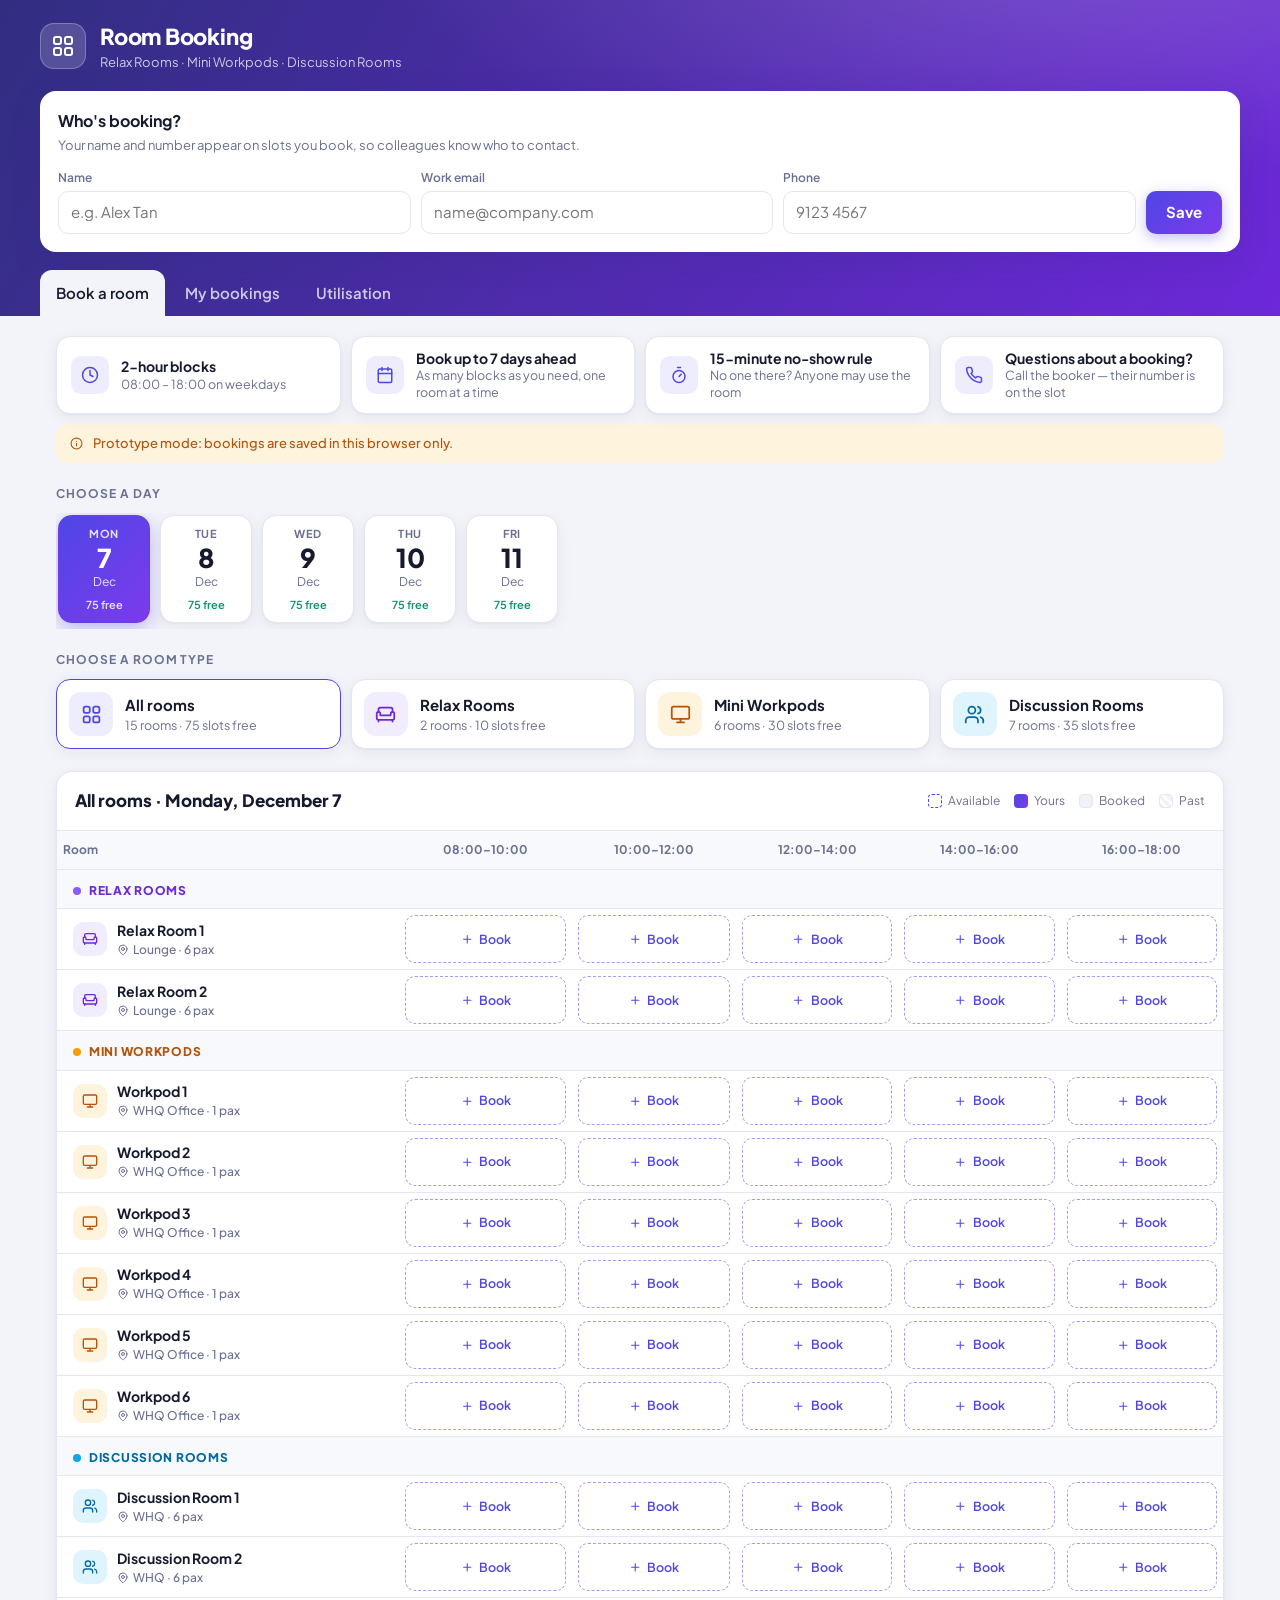
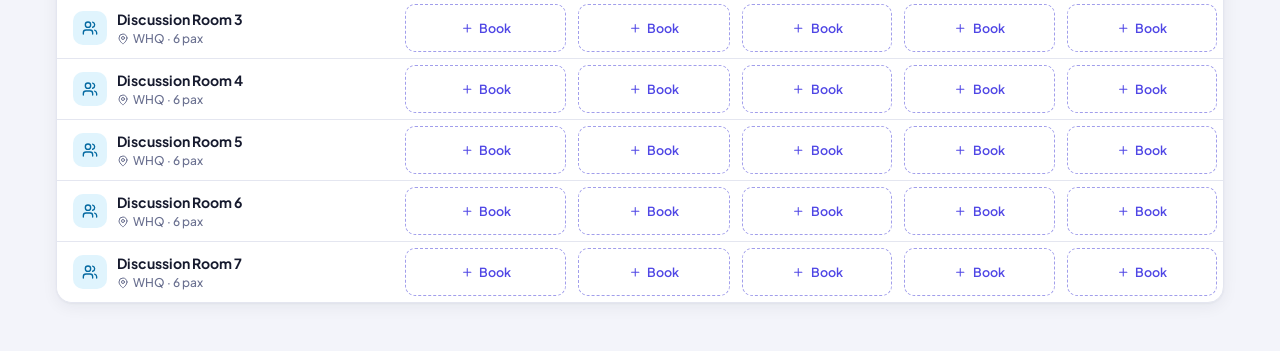
<file: index.html>
<!doctype html>
<html lang="en">
<head>
  <meta charset="utf-8">
  <meta name="viewport" content="width=device-width, initial-scale=1">
  <title>Room Booking</title>
  <link rel="preconnect" href="https://fonts.googleapis.com">
  <link rel="stylesheet" href="https://fonts.googleapis.com/css2?family=Plus+Jakarta+Sans:wght@400;500;600;700;800&display=swap">
  <link rel="stylesheet" href="styles.css">
</head>
<body>
  <header class="hero">
    <div class="hero-inner">
      <div class="brand">
        <div class="logo" id="logo"></div>
        <div>
          <h1>Room Booking</h1>
          <p>Relax Rooms · Mini Workpods · Discussion Rooms</p>
        </div>
      </div>
      <div id="profile" class="profile"></div>
    </div>

    <form id="who" class="who-card" autocomplete="on" hidden>
      <div class="who-intro">
        <strong>Who's booking?</strong>
        <span>Your name and number appear on slots you book, so colleagues know who to contact.</span>
      </div>
      <div class="who-fields">
        <label><span>Name</span><input id="who-name" name="name" placeholder="e.g. Alex Tan" required></label>
        <label><span>Work email</span><input id="who-email" name="email" type="email" placeholder="name@company.com" required></label>
        <label><span>Phone</span><input id="who-phone" name="tel" type="tel" placeholder="9123 4567" required></label>
        <button type="submit" class="btn-primary">Save</button>
      </div>
    </form>

    <nav class="tabs" role="tablist">
      <button class="tab active" data-view="book" role="tab">Book a room</button>
      <button class="tab" data-view="mine" role="tab">My bookings <span id="mine-count" class="count" hidden></span></button>
      <button class="tab" data-view="usage" role="tab">Utilisation</button>
    </nav>
  </header>

  <main>
    <section id="view-book" class="view">
      <div id="rules" class="rules"></div>
      <div id="banner"></div>

      <h2 class="section-label">Choose a day</h2>
      <div id="days" class="days"></div>

      <h2 class="section-label">Choose a room type</h2>
      <div id="types" class="type-cards"></div>

      <div class="card grid-card">
        <div class="grid-head">
          <h2 id="grid-title"></h2>
          <div class="legend">
            <span><i class="sw free"></i>Available</span>
            <span><i class="sw mine"></i>Yours</span>
            <span><i class="sw taken"></i>Booked</span>
            <span><i class="sw past"></i>Past</span>
          </div>
        </div>
        <div class="grid-wrap"><table id="grid" class="grid"></table></div>
      </div>
    </section>

    <section id="view-mine" class="view" hidden>
      <h2 class="view-title">My upcoming bookings</h2>
      <div id="mine-list" class="mine-list"></div>
    </section>

    <section id="view-usage" class="view" hidden>
      <div class="usage-head">
        <div>
          <h2 class="view-title">Utilisation</h2>
          <p class="muted">Share of available 2-hour blocks that were booked. Use it to decide when to adjust the rules.</p>
        </div>
        <div class="usage-controls">
          <select id="usage-range" aria-label="Period">
            <option value="7">Next 7 days</option>
            <option value="-7">Past 7 days</option>
            <option value="-30">Past 30 days</option>
          </select>
          <button id="export" class="btn-ghost"></button>
        </div>
      </div>
      <div id="usage"></div>
    </section>
  </main>

  <div id="toast" class="toast" role="status" aria-live="polite"></div>

  <script src="config.js"></script>
  <script src="app.js"></script>
</body>
</html>
</file>
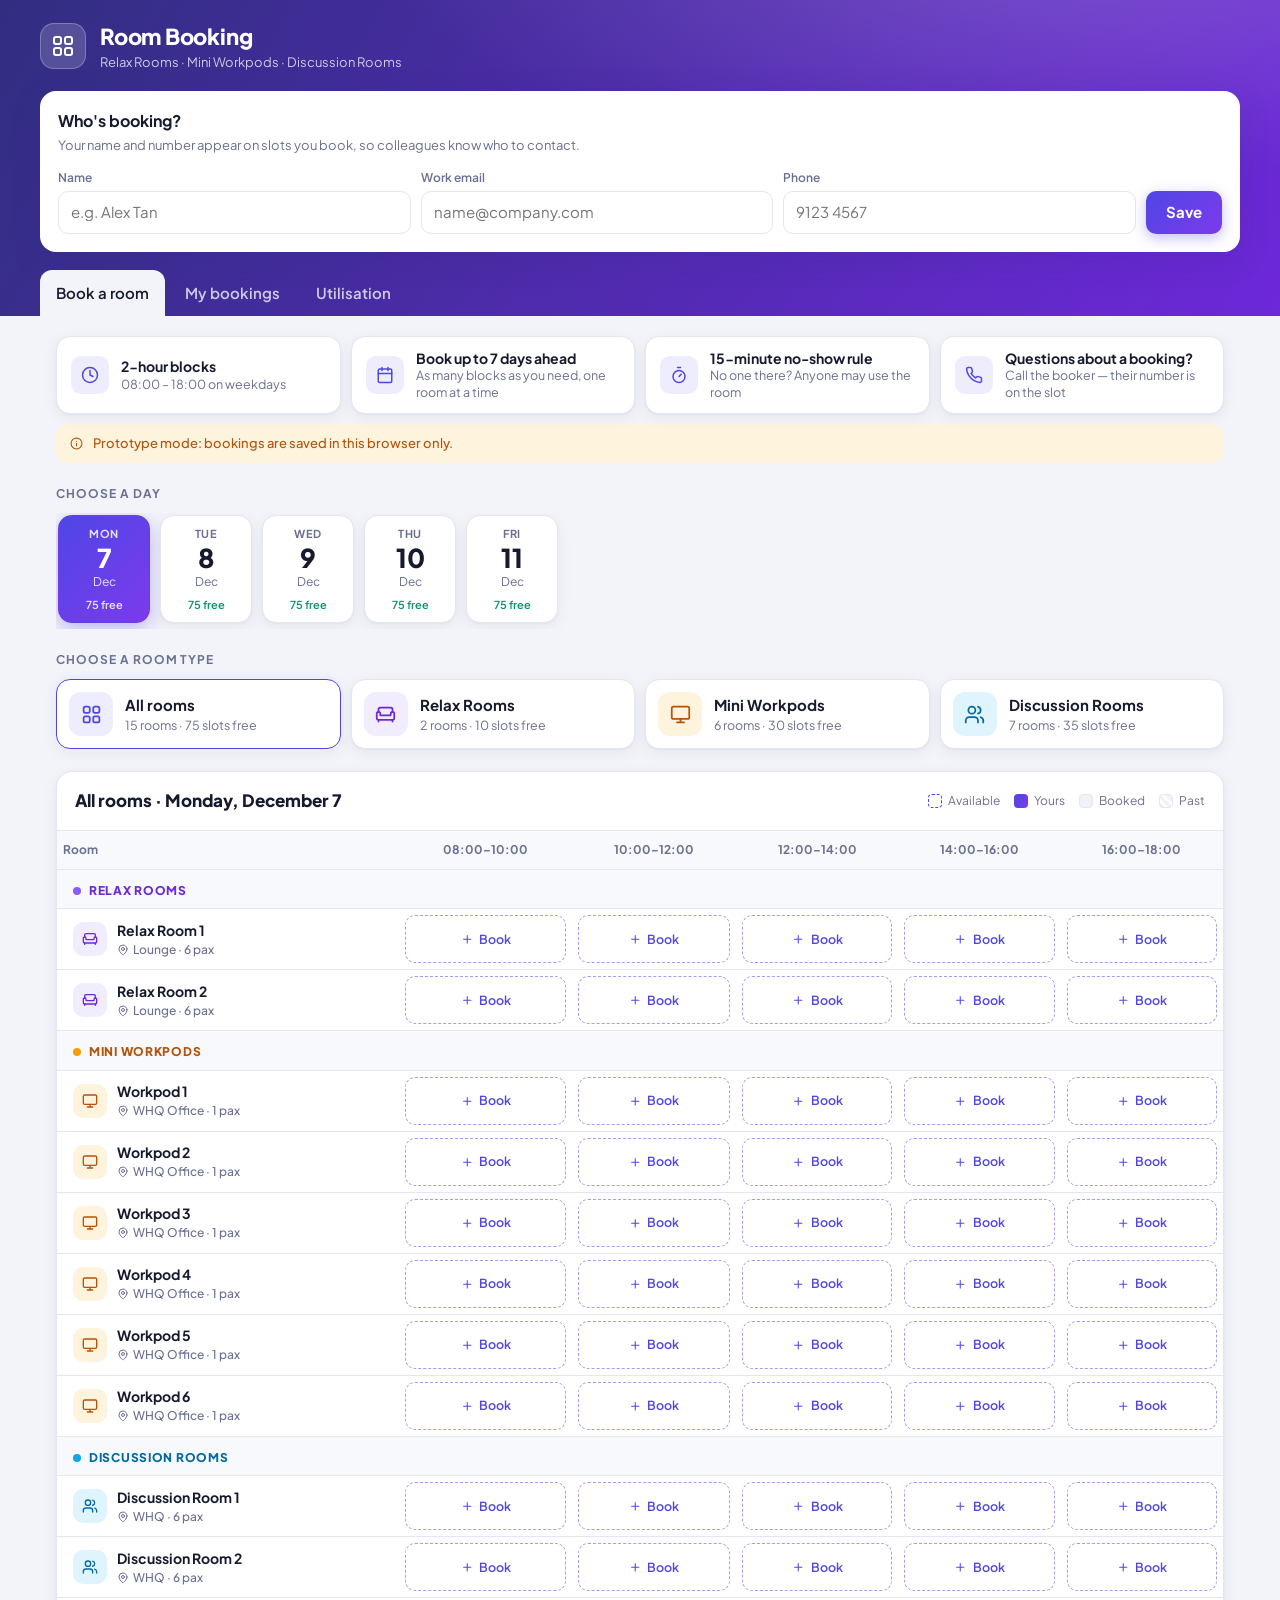
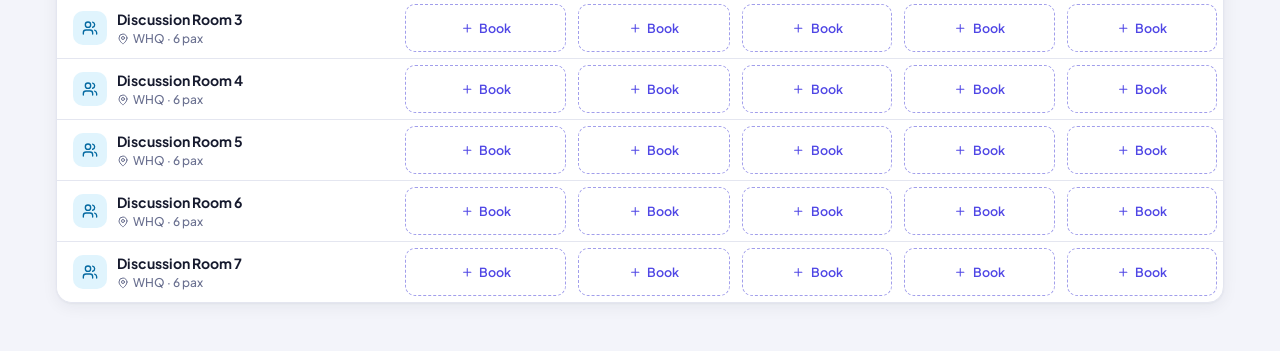
<file: apps-script/Index.html>
<!doctype html>
<html lang="en">
<head>
  <meta charset="utf-8">
  <meta name="viewport" content="width=device-width, initial-scale=1">
  <title>Room Booking</title>
  <link rel="preconnect" href="https://fonts.googleapis.com">
  <link rel="stylesheet" href="https://fonts.googleapis.com/css2?family=Plus+Jakarta+Sans:wght@400;500;600;700;800&display=swap">
  <style>
:root {
  --bg: #F3F4FA; --surface: #FFFFFF; --surface-2: #F8F9FD; --text: #161A2E; --muted: #6A7090; --line: #E4E6F0;
  --brand: #4F46E5; --brand-2: #7C3AED; --brand-soft: #EEEDFD; --brand-ink: #FFFFFF;
  --hero-from: #312E81; --hero-to: #6D28D9;
  --grad: linear-gradient(135deg, #4F46E5, #7C3AED); /* fills under white text, same in both themes */
  --relax: #8B5CF6; --relax-soft: #F1ECFE; --relax-ink: #6D28D9;
  --pod: #F59E0B; --pod-soft: #FEF3DC; --pod-ink: #B45309;
  --disc: #0EA5E9; --disc-soft: #E0F4FD; --disc-ink: #0369A1;
  --taken: #F1F2F8; --danger: #DC2626; --danger-soft: #FDECEC; --warn: #B45309; --ok: #059669;
  --shadow: 0 1px 2px rgba(22, 26, 46, .04), 0 4px 16px rgba(22, 26, 46, .06);
  --shadow-lg: 0 8px 30px rgba(49, 46, 129, .18);
  --radius: 16px;
}
@media (prefers-color-scheme: dark) {
  :root {
    --bg: #0E1020; --surface: #171A2E; --surface-2: #1D2138; --text: #ECEDF6; --muted: #9AA0BF; --line: #2A2F4A;
    --brand: #818CF8; --brand-2: #A78BFA; --brand-soft: #25264A; --brand-ink: #0E1020;
    --hero-from: #1E1B4B; --hero-to: #4C1D95;
    --relax-soft: #2A2145; --relax-ink: #C4B5FD;
    --pod-soft: #33270F; --pod-ink: #FCD34D;
    --disc-soft: #0F2A3A; --disc-ink: #7DD3FC;
    --taken: #22263F; --danger: #F87171; --danger-soft: #3A1D25; --warn: #FBBF24; --ok: #34D399;
    --shadow: 0 1px 2px rgba(0, 0, 0, .3), 0 4px 16px rgba(0, 0, 0, .25);
  }
}

* { box-sizing: border-box; }
[hidden] { display: none !important; }
body {
  margin: 0; background: var(--bg); color: var(--text);
  font: 15px/1.5 "Plus Jakarta Sans", system-ui, -apple-system, "Segoe UI", Roboto, sans-serif;
  -webkit-font-smoothing: antialiased;
}
button, input, select { font: inherit; color: inherit; }
button { cursor: pointer; }
svg.i { width: 1em; height: 1em; flex: none; stroke: currentColor; fill: none; stroke-width: 2; stroke-linecap: round; stroke-linejoin: round; vertical-align: -0.125em; }
.muted { color: var(--muted); }

/* ---- Hero ---------------------------------------------------------------- */
.hero {
  background: radial-gradient(1200px 400px at 85% -20%, rgba(255,255,255,.18), transparent 60%),
              linear-gradient(120deg, var(--hero-from), var(--hero-to));
  color: #fff; padding: 20px 16px 0;
}
.hero-inner, .who-card, .tabs, main { max-width: 1200px; margin-left: auto; margin-right: auto; }
.hero-inner { display: flex; flex-wrap: wrap; gap: 16px; justify-content: space-between; align-items: center; }
.brand { display: flex; gap: 14px; align-items: center; }
.logo { width: 46px; height: 46px; border-radius: 14px; background: rgba(255,255,255,.16); display: grid; place-items: center; font-size: 24px; box-shadow: inset 0 0 0 1px rgba(255,255,255,.25); }
.brand h1 { margin: 0; font-size: 22px; font-weight: 800; letter-spacing: -.01em; }
.brand p { margin: 0; font-size: 13px; color: rgba(255,255,255,.75); }

.profile { display: flex; align-items: center; gap: 10px; }
.profile .who-chip { display: flex; align-items: center; gap: 10px; background: rgba(255,255,255,.12); border: 1px solid rgba(255,255,255,.2); border-radius: 999px; padding: 5px 6px 5px 5px; }
.profile .who-chip strong { display: block; font-size: 14px; line-height: 1.2; }
.profile .who-chip small { display: block; font-size: 12px; color: rgba(255,255,255,.75); }
.profile .who-chip button { border: 0; background: rgba(255,255,255,.18); color: #fff; border-radius: 999px; padding: 6px 12px; font-size: 13px; font-weight: 600; }
.profile .who-chip button:hover { background: rgba(255,255,255,.3); }

.avatar { width: 34px; height: 34px; border-radius: 50%; display: grid; place-items: center; font-size: 13px; font-weight: 700; color: #fff; flex: none; }
.avatar.sm { width: 24px; height: 24px; font-size: 10px; }

.who-card { margin-top: 18px; background: var(--surface); color: var(--text); border-radius: var(--radius); padding: 18px; box-shadow: var(--shadow-lg); display: grid; gap: 14px; }
.who-intro strong { display: block; font-size: 16px; }
.who-intro span { color: var(--muted); font-size: 13px; }
.who-fields { display: grid; grid-template-columns: repeat(3, 1fr) auto; gap: 10px; align-items: end; }
.who-fields label span { display: block; font-size: 12px; font-weight: 600; color: var(--muted); margin-bottom: 4px; }
.who-fields input { width: 100%; }
@media (max-width: 720px) { .who-fields { grid-template-columns: 1fr; } }

input, select { border: 1.5px solid var(--line); background: var(--surface); border-radius: 10px; padding: 9px 12px; outline: none; transition: border-color .15s, box-shadow .15s; }
input:focus, select:focus { border-color: var(--brand); box-shadow: 0 0 0 3px var(--brand-soft); }
.btn-primary { border: 0; border-radius: 10px; padding: 10px 20px; font-weight: 700; color: #fff; background: var(--grad); box-shadow: 0 4px 14px rgba(79, 70, 229, .35); }
.btn-primary:hover { filter: brightness(1.06); }
.btn-ghost { display: inline-flex; gap: 8px; align-items: center; border: 1.5px solid var(--line); background: var(--surface); border-radius: 10px; padding: 8px 14px; font-weight: 600; }
.btn-ghost:hover { border-color: var(--brand); color: var(--brand); }

.tabs { display: flex; gap: 4px; margin-top: 18px; overflow-x: auto; }
.tab { border: 0; background: none; color: rgba(255,255,255,.75); padding: 12px 16px; font-weight: 600; border-radius: 12px 12px 0 0; display: inline-flex; gap: 8px; align-items: center; white-space: nowrap; }
.tab:hover { color: #fff; }
.tab.active { background: var(--bg); color: var(--text); }
.count { background: #4F46E5; color: #fff; border-radius: 999px; font-size: 11px; padding: 1px 8px; font-weight: 700; }

/* ---- Layout -------------------------------------------------------------- */
main { padding: 20px 16px 48px; }
.card { background: var(--surface); border: 1px solid var(--line); border-radius: var(--radius); box-shadow: var(--shadow); }
.section-label { font-size: 12px; font-weight: 700; letter-spacing: .08em; text-transform: uppercase; color: var(--muted); margin: 22px 0 10px; }
.view-title { font-size: 22px; font-weight: 800; margin: 4px 0 6px; letter-spacing: -.01em; }

/* ---- Rules strip --------------------------------------------------------- */
.rules { display: grid; grid-template-columns: repeat(auto-fit, minmax(230px, 1fr)); gap: 10px; }
.rule { display: flex; gap: 12px; align-items: center; background: var(--surface); border: 1px solid var(--line); border-radius: 14px; padding: 12px 14px; box-shadow: var(--shadow); }
.rule .ic { width: 38px; height: 38px; border-radius: 10px; display: grid; place-items: center; background: var(--brand-soft); color: var(--brand); font-size: 18px; flex: none; }
.rule strong { display: block; font-size: 14px; line-height: 1.3; }
.rule span { display: block; font-size: 12.5px; color: var(--muted); line-height: 1.35; }
.banner { margin-top: 10px; display: flex; gap: 10px; align-items: center; background: var(--pod-soft); color: var(--pod-ink); border-radius: 12px; padding: 10px 14px; font-size: 13px; font-weight: 500; }

/* ---- Day tiles ----------------------------------------------------------- */
.days { display: flex; gap: 10px; overflow-x: auto; padding: 2px 2px 6px; scrollbar-width: thin; }
.day { flex: none; width: 92px; border: 1.5px solid var(--line); background: var(--surface); border-radius: 14px; padding: 10px 6px 9px; text-align: center; box-shadow: var(--shadow); transition: transform .12s, border-color .12s; }
.day:hover { transform: translateY(-2px); border-color: var(--brand); }
.day .dow { font-size: 11px; font-weight: 700; text-transform: uppercase; letter-spacing: .06em; color: var(--muted); }
.day .num { font-size: 26px; font-weight: 800; line-height: 1.15; }
.day .mon { font-size: 12px; color: var(--muted); }
.day .free-n { margin-top: 6px; font-size: 11px; font-weight: 600; color: var(--ok); }
.day .free-n.none { color: var(--danger); }
.day.active { background: var(--grad); border-color: transparent; color: #fff; box-shadow: 0 6px 20px rgba(79, 70, 229, .35); }
.day.active .dow, .day.active .mon, .day.active .free-n { color: rgba(255,255,255,.85); }

/* ---- Room type cards ----------------------------------------------------- */
.type-cards { display: grid; grid-template-columns: repeat(auto-fit, minmax(200px, 1fr)); gap: 10px; }
.type-card { --tc: var(--brand); --tc-soft: var(--brand-soft); --tc-ink: var(--brand);
  display: flex; gap: 12px; align-items: center; text-align: left; border: 1.5px solid var(--line); background: var(--surface); border-radius: 14px; padding: 12px; box-shadow: var(--shadow); transition: border-color .12s, transform .12s; }
.type-card:hover { transform: translateY(-2px); border-color: var(--tc); }
.type-card .ic { width: 44px; height: 44px; border-radius: 12px; display: grid; place-items: center; font-size: 21px; background: var(--tc-soft); color: var(--tc-ink); flex: none; }
.type-card strong { display: block; font-size: 15px; }
.type-card span { display: block; font-size: 12.5px; color: var(--muted); }
.type-card.active { border-color: var(--tc); box-shadow: 0 0 0 3px var(--tc-soft), var(--shadow); }
.t-relax { --tc: var(--relax); --tc-soft: var(--relax-soft); --tc-ink: var(--relax-ink); }
.t-pod   { --tc: var(--pod);   --tc-soft: var(--pod-soft);   --tc-ink: var(--pod-ink); }
.t-disc  { --tc: var(--disc);  --tc-soft: var(--disc-soft);  --tc-ink: var(--disc-ink); }

/* ---- Grid ---------------------------------------------------------------- */
.grid-card { margin-top: 22px; overflow: hidden; }
.grid-head { display: flex; flex-wrap: wrap; gap: 10px; justify-content: space-between; align-items: center; padding: 16px 18px; border-bottom: 1px solid var(--line); }
.grid-head h2 { margin: 0; font-size: 17px; font-weight: 800; }
.legend { display: flex; gap: 14px; flex-wrap: wrap; font-size: 12px; color: var(--muted); }
.legend span { display: inline-flex; align-items: center; gap: 6px; }
.sw { display: inline-block; width: 14px; height: 14px; border-radius: 4px; }
.sw.free { background: var(--surface); border: 1.5px dashed var(--brand); }
.sw.mine { background: var(--grad); }
.sw.taken { background: var(--taken); border: 1px solid var(--line); }
.sw.past { background: repeating-linear-gradient(45deg, var(--taken), var(--taken) 3px, var(--surface) 3px, var(--surface) 6px); border: 1px solid var(--line); }

.grid-wrap { overflow-x: auto; }
.grid { border-collapse: separate; border-spacing: 0; width: 100%; min-width: 760px; }
.grid th, .grid td { padding: 6px; border-bottom: 1px solid var(--line); }
.grid tr:last-child td, .grid tr:last-child th { border-bottom: 0; }
.grid thead th, .grid tr.head th { font-size: 12px; font-weight: 700; color: var(--muted); text-align: center; white-space: nowrap; padding: 10px 6px; background: var(--surface-2); }
.grid tr.head th.room { text-align: left; }
.grid th.room { position: sticky; left: 0; z-index: 1; background: var(--surface); text-align: left; min-width: 190px; padding-left: 16px; }
.room-cell { display: flex; gap: 10px; align-items: center; }
.room-cell .ic { width: 34px; height: 34px; border-radius: 10px; display: grid; place-items: center; background: var(--tc-soft); color: var(--tc-ink); font-size: 16px; flex: none; }
.room-cell strong { display: block; font-size: 14px; }
.room-cell small { display: flex; gap: 4px; align-items: center; color: var(--muted); font-size: 12px; font-weight: 500; }
.grid tr.group th { text-align: left; background: var(--surface-2); padding: 8px 16px; }
.group-label { display: inline-flex; gap: 8px; align-items: center; font-size: 12px; font-weight: 800; letter-spacing: .06em; text-transform: uppercase; color: var(--tc-ink); }
.group-label .dot { width: 8px; height: 8px; border-radius: 50%; background: var(--tc); }

.slot { width: 100%; min-height: 48px; border-radius: 10px; border: 1.5px solid transparent; font-size: 12.5px; font-weight: 600; padding: 6px 8px; display: flex; align-items: center; justify-content: center; gap: 6px; transition: background .12s, border-color .12s, transform .12s; }
.slot.free { background: var(--surface); border: 1.5px dashed color-mix(in srgb, var(--brand) 45%, var(--line)); color: var(--brand); }
.slot.free:hover { background: var(--brand-soft); border-style: solid; border-color: var(--brand); transform: translateY(-1px); }
.slot.mine { background: var(--grad); color: #fff; box-shadow: 0 4px 12px rgba(79, 70, 229, .3); flex-direction: column; gap: 0; line-height: 1.2; }
.slot.mine small { font-size: 11px; font-weight: 500; opacity: .85; }
.slot.mine:hover { filter: brightness(1.08); }
.slot.taken { background: var(--taken); color: var(--text); cursor: default; justify-content: flex-start; text-align: left; }
.slot.taken .who { min-width: 0; line-height: 1.2; }
.slot.taken .who span { display: block; white-space: nowrap; overflow: hidden; text-overflow: ellipsis; }
.slot.taken .who small { display: flex; gap: 4px; align-items: center; color: var(--muted); font-size: 11px; font-weight: 500; }
.slot.past { background: repeating-linear-gradient(45deg, var(--taken), var(--taken) 4px, transparent 4px, transparent 9px); color: var(--muted); cursor: default; opacity: .7; }
.slot.blocked { background: var(--surface-2); color: var(--muted); border: 1.5px dashed var(--line); }

/* ---- My bookings --------------------------------------------------------- */
.mine-list { display: grid; gap: 10px; }
.booking { display: flex; gap: 16px; align-items: center; padding: 14px; flex-wrap: wrap; }
.date-tile { width: 64px; border-radius: 12px; background: var(--tc-soft); color: var(--tc-ink); text-align: center; padding: 8px 0; flex: none; }
.date-tile .dow { font-size: 11px; font-weight: 700; text-transform: uppercase; letter-spacing: .06em; }
.date-tile .num { font-size: 24px; font-weight: 800; line-height: 1.1; }
.booking .info { flex: 1; min-width: 180px; }
.booking .info strong { display: flex; gap: 8px; align-items: center; font-size: 16px; }
.booking .info span { display: flex; gap: 14px; flex-wrap: wrap; color: var(--muted); font-size: 13px; margin-top: 2px; }
.booking .info span em { font-style: normal; display: inline-flex; gap: 5px; align-items: center; }
.btn-cancel { border: 1.5px solid var(--line); background: var(--surface); color: var(--danger); border-radius: 10px; padding: 8px 14px; font-weight: 600; display: inline-flex; gap: 6px; align-items: center; }
.btn-cancel:hover { background: var(--danger-soft); border-color: var(--danger); }
.empty { text-align: center; padding: 40px 20px; color: var(--muted); }
.empty .ic { width: 56px; height: 56px; margin: 0 auto 10px; border-radius: 16px; display: grid; place-items: center; background: var(--brand-soft); color: var(--brand); font-size: 26px; }
.empty strong { display: block; color: var(--text); font-size: 16px; }

/* ---- Utilisation --------------------------------------------------------- */
.usage-head { display: flex; flex-wrap: wrap; gap: 12px; justify-content: space-between; align-items: flex-end; margin-bottom: 16px; }
.usage-head p { margin: 0; font-size: 14px; }
.usage-controls { display: flex; gap: 8px; }
.stats { display: grid; grid-template-columns: repeat(auto-fit, minmax(160px, 1fr)); gap: 10px; margin-bottom: 14px; }
.stat { padding: 16px; }
.stat .k { font-size: 12px; font-weight: 700; text-transform: uppercase; letter-spacing: .06em; color: var(--muted); }
.stat .v { font-size: 30px; font-weight: 800; letter-spacing: -.02em; line-height: 1.2; }
.stat.hero-stat { background: var(--grad); color: #fff; border: 0; }
.stat.hero-stat .k { color: rgba(255,255,255,.8); }
.usage-cols { display: grid; grid-template-columns: repeat(auto-fit, minmax(320px, 1fr)); gap: 14px; }
.usage-card { padding: 18px; }
.usage-card h3 { margin: 0 0 12px; font-size: 15px; font-weight: 800; }
.urow { display: grid; grid-template-columns: 150px 1fr 48px; gap: 12px; align-items: center; padding: 7px 0; font-size: 13.5px; }
.urow .lbl { display: flex; gap: 8px; align-items: center; font-weight: 600; }
.urow .lbl .ic { width: 26px; height: 26px; border-radius: 8px; display: grid; place-items: center; background: var(--tc-soft); color: var(--tc-ink); font-size: 13px; }
.urow .n { text-align: right; font-weight: 700; }
.urow .sub { grid-column: 2 / 4; font-size: 12px; color: var(--muted); margin-top: -6px; }
.bar { height: 10px; background: var(--taken); border-radius: 999px; overflow: hidden; }
.bar > i { display: block; height: 100%; border-radius: 999px; background: var(--tc, var(--brand)); transition: width .4s; }
.hint { margin-top: 14px; display: flex; gap: 10px; align-items: center; padding: 12px 14px; border-radius: 12px; background: var(--pod-soft); color: var(--pod-ink); font-size: 13.5px; }

/* ---- Toast --------------------------------------------------------------- */
.toast { position: fixed; left: 50%; bottom: 24px; transform: translate(-50%, 12px); background: #161A2E; color: #fff; padding: 12px 18px; border-radius: 12px; font-size: 14px; font-weight: 500; box-shadow: 0 10px 30px rgba(0,0,0,.25); opacity: 0; transition: opacity .2s, transform .2s; pointer-events: none; max-width: calc(100% - 32px); }
.toast.show { opacity: 1; transform: translate(-50%, 0); }

body.busy, body.busy .slot { cursor: progress; }
@media (max-width: 600px) {
  .brand h1 { font-size: 19px; }
  .rules { display: flex; overflow-x: auto; padding-bottom: 6px; scroll-snap-type: x mandatory; }
  .rule { flex: none; width: 250px; scroll-snap-align: start; }
  .type-cards { grid-template-columns: 1fr 1fr; }
  .type-card { padding: 10px; gap: 10px; }
  .type-card .ic { width: 36px; height: 36px; font-size: 17px; }
  .profile { width: 100%; }
  .day { width: 80px; }
}
</style>
</head>
<body>
  <header class="hero">
    <div class="hero-inner">
      <div class="brand">
        <div class="logo" id="logo"></div>
        <div>
          <h1>Room Booking</h1>
          <p>Relax Rooms · Mini Workpods · Discussion Rooms</p>
        </div>
      </div>
      <div id="profile" class="profile"></div>
    </div>

    <form id="who" class="who-card" autocomplete="on" hidden>
      <div class="who-intro">
        <strong>Who's booking?</strong>
        <span>Your name and number appear on slots you book, so colleagues know who to contact.</span>
      </div>
      <div class="who-fields">
        <label><span>Name</span><input id="who-name" name="name" placeholder="e.g. Alex Tan" required></label>
        <label><span>Work email</span><input id="who-email" name="email" type="email" placeholder="name@company.com" required></label>
        <label><span>Phone</span><input id="who-phone" name="tel" type="tel" placeholder="9123 4567" required></label>
        <button type="submit" class="btn-primary">Save</button>
      </div>
    </form>

    <nav class="tabs" role="tablist">
      <button class="tab active" data-view="book" role="tab">Book a room</button>
      <button class="tab" data-view="mine" role="tab">My bookings <span id="mine-count" class="count" hidden></span></button>
      <button class="tab" data-view="usage" role="tab">Utilisation</button>
    </nav>
  </header>

  <main>
    <section id="view-book" class="view">
      <div id="rules" class="rules"></div>
      <div id="banner"></div>

      <h2 class="section-label">Choose a day</h2>
      <div id="days" class="days"></div>

      <h2 class="section-label">Choose a room type</h2>
      <div id="types" class="type-cards"></div>

      <div class="card grid-card">
        <div class="grid-head">
          <h2 id="grid-title"></h2>
          <div class="legend">
            <span><i class="sw free"></i>Available</span>
            <span><i class="sw mine"></i>Yours</span>
            <span><i class="sw taken"></i>Booked</span>
            <span><i class="sw past"></i>Past</span>
          </div>
        </div>
        <div class="grid-wrap"><table id="grid" class="grid"></table></div>
      </div>
    </section>

    <section id="view-mine" class="view" hidden>
      <h2 class="view-title">My upcoming bookings</h2>
      <div id="mine-list" class="mine-list"></div>
    </section>

    <section id="view-usage" class="view" hidden>
      <div class="usage-head">
        <div>
          <h2 class="view-title">Utilisation</h2>
          <p class="muted">Share of available 2-hour blocks that were booked. Use it to decide when to adjust the rules.</p>
        </div>
        <div class="usage-controls">
          <select id="usage-range" aria-label="Period">
            <option value="7">Next 7 days</option>
            <option value="-7">Past 7 days</option>
            <option value="-30">Past 30 days</option>
          </select>
          <button id="export" class="btn-ghost"></button>
        </div>
      </div>
      <div id="usage"></div>
    </section>
  </main>

  <div id="toast" class="toast" role="status" aria-live="polite"></div>

  <script>
// Booking rules and room list. Edit this file to adjust the system —
// no other code changes are needed for the common tweaks.
window.BOOKING_CONFIG = {
  // Google Sheets backend: paste the Apps Script web app URL here (see
  // apps-script/SETUP.md). Leave empty to keep bookings in this browser only.
  sheetsApiUrl: "",

  // Operating hours (24h clock). Slots are generated from open to close.
  openHour: 8,
  closeHour: 18,

  // Length of one booking block, in hours.
  blockHours: 2,

  // Optional usage cap: maximum hours one person may hold per day, across all
  // rooms. null = no cap (people may book as many blocks as they like).
  // Set a number (e.g. 4) if utilisation data shows rooms are oversubscribed.
  maxHoursPerPersonPerDay: null,

  // If nobody has turned up this many minutes after the start, anyone may use
  // the room. Shown to users; not enforced by the system.
  noShowReleaseMinutes: 15,

  // How many days ahead people can book (0 = today only).
  bookingWindowDays: 7,

  // Allow weekend bookings?
  allowWeekends: false,

  // Rooms. `type` drives the filter chips; `capacity` is informational.
  rooms: [
    { id: "relax-1", name: "Relax Room 1", type: "Relax Room", location: "Lounge", capacity: 6 },
    { id: "relax-2", name: "Relax Room 2", type: "Relax Room", location: "Lounge", capacity: 6 },

    { id: "pod-1", name: "Workpod 1", type: "Mini Workpod", location: "WHQ Office", capacity: 1 },
    { id: "pod-2", name: "Workpod 2", type: "Mini Workpod", location: "WHQ Office", capacity: 1 },
    { id: "pod-3", name: "Workpod 3", type: "Mini Workpod", location: "WHQ Office", capacity: 1 },
    { id: "pod-4", name: "Workpod 4", type: "Mini Workpod", location: "WHQ Office", capacity: 1 },
    { id: "pod-5", name: "Workpod 5", type: "Mini Workpod", location: "WHQ Office", capacity: 1 },
    { id: "pod-6", name: "Workpod 6", type: "Mini Workpod", location: "WHQ Office", capacity: 1 },

    { id: "disc-1", name: "Discussion Room 1", type: "Discussion Room", location: "WHQ", capacity: 6 },
    { id: "disc-2", name: "Discussion Room 2", type: "Discussion Room", location: "WHQ", capacity: 6 },
    { id: "disc-3", name: "Discussion Room 3", type: "Discussion Room", location: "WHQ", capacity: 6 },
    { id: "disc-4", name: "Discussion Room 4", type: "Discussion Room", location: "WHQ", capacity: 6 },
    { id: "disc-5", name: "Discussion Room 5", type: "Discussion Room", location: "WHQ", capacity: 6 },
    { id: "disc-6", name: "Discussion Room 6", type: "Discussion Room", location: "WHQ", capacity: 6 },
    { id: "disc-7", name: "Discussion Room 7", type: "Discussion Room", location: "WHQ", capacity: 6 },
  ],
};
</script>
  <script>
(function () {
  "use strict";

  const C = window.BOOKING_CONFIG;
  const STORE_KEY = "roombooking.bookings.v1";
  const USER_KEY = "roombooking.user.v1";

  // ---- Storage --------------------------------------------------------------
  // Three backends with the same async interface:
  //  - served by the Apps Script web app (apps-script/): google.script.run
  //  - hosted elsewhere with sheetsApiUrl set: the web app's JSON API
  //  - otherwise: this browser's localStorage, for trying it on one machine.
  const localStore = {
    async list() {
      try { return JSON.parse(localStorage.getItem(STORE_KEY)) || []; } catch { return []; }
    },
    async add(b) {
      const list = await this.list();
      if (list.some((x) => x.roomId === b.roomId && x.date === b.date && x.start === b.start))
        throw new Error("Sorry, that slot was just taken. Please pick another.");
      const booking = { ...b, id: Date.now().toString(36) + Math.random().toString(36).slice(2, 7), createdAt: new Date().toISOString() };
      this._save(list.concat(booking));
      return booking;
    },
    async cancel(id) {
      this._save((await this.list()).filter((x) => x.id !== id));
    },
    _save(list) {
      try { localStorage.setItem(STORE_KEY, JSON.stringify(list)); } catch {}
    },
  };

  const sheetsStore = {
    async list() {
      const from = ymd(addDays(new Date(), -31));
      const res = await fetch(`${C.sheetsApiUrl}?action=list&from=${from}`);
      return (await this._json(res)).bookings;
    },
    async add(b) {
      return (await this._post({ action: "book", booking: b })).booking;
    },
    async cancel(id, email) {
      await this._post({ action: "cancel", id, email });
    },
    async _post(body) {
      // text/plain keeps this a "simple" request, which Apps Script accepts cross-origin.
      const res = await fetch(C.sheetsApiUrl, { method: "POST", headers: { "Content-Type": "text/plain;charset=utf-8" }, body: JSON.stringify(body) });
      return this._json(res);
    },
    async _json(res) {
      const data = await res.json();
      if (!data.ok) throw new Error(data.error || "Something went wrong.");
      return data;
    },
  };

  const gasRun = (fn, ...args) =>
    new Promise((resolve, reject) =>
      google.script.run
        .withSuccessHandler(resolve)
        .withFailureHandler((e) => reject(new Error(String(e && e.message || e).replace(/^Error:\s*/, ""))))
        [fn](...args));
  const appsScriptStore = {
    list: () => gasRun("apiList", ymd(addDays(new Date(), -31))),
    add: (b) => gasRun("apiBook", b),
    cancel: (id, email) => gasRun("apiCancel", id, email),
  };

  const store = window.google?.script?.run ? appsScriptStore : C.sheetsApiUrl ? sheetsStore : localStore;

  function loadUser() {
    try { return JSON.parse(localStorage.getItem(USER_KEY)); } catch { return null; }
  }
  function saveUser(u) {
    try { localStorage.setItem(USER_KEY, JSON.stringify(u)); } catch {}
  }

  // ---- Time helpers ---------------------------------------------------------
  const pad = (n) => String(n).padStart(2, "0");
  const ymd = (d) => `${d.getFullYear()}-${pad(d.getMonth() + 1)}-${pad(d.getDate())}`;
  const parseYmd = (s) => { const [y, m, d] = s.split("-").map(Number); return new Date(y, m - 1, d); };
  const addDays = (d, n) => { const x = new Date(d); x.setDate(x.getDate() + n); return x; };
  const isWeekend = (d) => d.getDay() === 0 || d.getDay() === 6;
  const fmtDay = (d) => d.toLocaleDateString(undefined, { weekday: "short", day: "numeric", month: "short" });

  // Slots: [{start: 8, end: 10, label: "08:00–10:00"}, ...]
  const SLOTS = [];
  for (let h = C.openHour; h + C.blockHours <= C.closeHour; h += C.blockHours) {
    SLOTS.push({ start: h, end: h + C.blockHours, label: `${pad(h)}:00–${pad(h + C.blockHours)}:00` });
  }

  function bookableDays() {
    const out = [];
    const today = new Date(); today.setHours(0, 0, 0, 0);
    for (let i = 0; i <= C.bookingWindowDays; i++) {
      const d = addDays(today, i);
      if (C.allowWeekends || !isWeekend(d)) out.push(d);
    }
    return out;
  }

  function slotIsPast(dateStr, slot) {
    const end = parseYmd(dateStr); end.setHours(slot.end, 0, 0, 0);
    return end <= new Date();
  }

  // ---- State ---------------------------------------------------------------
  let bookings = [];
  let user = loadUser();
  if (user && !user.phone) user = null; // saved before phone numbers were required
  let busy = false;
  const days = bookableDays();
  let selectedDay = days.length ? ymd(days[0]) : ymd(new Date());
  let selectedType = "All";
  const types = ["All", ...new Set(C.rooms.map((r) => r.type))];

  const el = (id) => document.getElementById(id);
  const roomById = (id) => C.rooms.find((r) => r.id === id);
  const sameUser = (b) => user && b.email.toLowerCase() === user.email.toLowerCase();

  const esc = (v) => String(v).replace(/[&<>"']/g, (c) => ({ "&": "&amp;", "<": "&lt;", ">": "&gt;", '"': "&quot;", "'": "&#39;" }[c]));

  function toast(msg) {
    const t = el("toast");
    t.textContent = msg;
    t.classList.add("show");
    clearTimeout(toast._t);
    toast._t = setTimeout(() => t.classList.remove("show"), 2800);
  }

  // ---- Rules ---------------------------------------------------------------
  // Checked here for instant feedback; the Sheets backend re-checks under a lock.
  function hoursUsed(email, dateStr) {
    return bookings
      .filter((b) => b.date === dateStr && b.email.toLowerCase() === email.toLowerCase())
      .reduce((sum, b) => sum + (b.end - b.start), 0);
  }

  function capReached(dateStr) {
    return !!(user && C.maxHoursPerPersonPerDay &&
      hoursUsed(user.email, dateStr) + C.blockHours > C.maxHoursPerPersonPerDay);
  }

  function canBook(roomId, dateStr, slot) {
    if (!user) return "Enter your name, work email and phone number first.";
    if (slotIsPast(dateStr, slot)) return "That slot has already passed.";
    if (bookings.some((b) => b.roomId === roomId && b.date === dateStr && b.start === slot.start))
      return "That slot was just taken.";
    if (bookings.some((b) => sameUser(b) && b.date === dateStr && b.start === slot.start))
      return "You already have a booking at that time.";
    if (capReached(dateStr))
      return `Daily limit reached: ${C.maxHoursPerPersonPerDay}h per person per day.`;
    return null;
  }

  async function refresh() {
    try {
      bookings = await store.list();
    } catch (e) {
      toast("Couldn't load bookings: " + e.message);
    }
    render();
  }

  async function run(work, done) {
    if (busy) return;
    busy = true;
    document.body.classList.add("busy");
    try {
      await work();
      toast(done);
    } catch (e) {
      toast(e.message);
    } finally {
      busy = false;
      document.body.classList.remove("busy");
      await refresh();
    }
  }

  function book(roomId, dateStr, slot) {
    const err = canBook(roomId, dateStr, slot);
    if (err) { toast(err); return; }
    const room = roomById(roomId);
    run(
      () => store.add({ roomId, roomName: room.name, date: dateStr, start: slot.start, end: slot.end,
                        name: user.name, email: user.email, phone: user.phone }),
      `Booked ${room.name}, ${fmtDay(parseYmd(dateStr))} ${slot.label}`
    );
  }

  function cancel(id) {
    const b = bookings.find((x) => x.id === id);
    if (!b || !sameUser(b)) return;
    if (!confirm(`Cancel ${roomById(b.roomId)?.name || b.roomId} on ${fmtDay(parseYmd(b.date))}?`)) return;
    run(() => store.cancel(id, user.email), "Booking cancelled — the slot is free for others.");
  }

  // ---- Look & feel ---------------------------------------------------------
  const ICON_PATHS = {
    logo: '<rect x="3" y="3" width="7" height="7" rx="2"/><rect x="14" y="3" width="7" height="7" rx="2"/><rect x="3" y="14" width="7" height="7" rx="2"/><rect x="14" y="14" width="7" height="7" rx="2"/>',
    sofa: '<path d="M20 9V6a2 2 0 0 0-2-2H6a2 2 0 0 0-2 2v3"/><path d="M2 16a2 2 0 0 0 2 2h16a2 2 0 0 0 2-2v-5a2 2 0 0 0-4 0v1.5a.5.5 0 0 1-.5.5h-11a.5.5 0 0 1-.5-.5V11a2 2 0 0 0-4 0z"/><path d="M4 18v2M20 18v2"/>',
    monitor: '<rect x="2" y="3" width="20" height="14" rx="2"/><path d="M8 21h8M12 17v4"/>',
    users: '<path d="M16 21v-2a4 4 0 0 0-4-4H6a4 4 0 0 0-4 4v2"/><circle cx="9" cy="7" r="4"/><path d="M22 21v-2a4 4 0 0 0-3-3.87M16 3.13a4 4 0 0 1 0 7.75"/>',
    clock: '<circle cx="12" cy="12" r="10"/><path d="M12 6v6l4 2"/>',
    calendar: '<rect x="3" y="4" width="18" height="18" rx="2"/><path d="M16 2v4M8 2v4M3 10h18"/>',
    timer: '<path d="M10 2h4M12 14l3-3"/><circle cx="12" cy="14" r="8"/>',
    phone: '<path d="M22 16.92v3a2 2 0 0 1-2.18 2 19.79 19.79 0 0 1-8.63-3.07 19.5 19.5 0 0 1-6-6 19.79 19.79 0 0 1-3.07-8.67A2 2 0 0 1 4.11 2h3a2 2 0 0 1 2 1.72c.13.96.36 1.9.7 2.81a2 2 0 0 1-.45 2.11L8.09 9.91a16 16 0 0 0 6 6l1.27-1.27a2 2 0 0 1 2.11-.45c.91.34 1.85.57 2.81.7A2 2 0 0 1 22 16.92z"/>',
    pin: '<path d="M20 10c0 6-8 12-8 12s-8-6-8-12a8 8 0 0 1 16 0Z"/><circle cx="12" cy="10" r="3"/>',
    plus: '<path d="M12 5v14M5 12h14"/>',
    check: '<path d="M20 6 9 17l-5-5"/>',
    x: '<path d="M18 6 6 18M6 6l12 12"/>',
    info: '<circle cx="12" cy="12" r="10"/><path d="M12 16v-4M12 8h.01"/>',
    download: '<path d="M21 15v4a2 2 0 0 1-2 2H5a2 2 0 0 1-2-2v-4M7 10l5 5 5-5M12 15V3"/>',
    chart: '<path d="M3 3v18h18M18 17V9M13 17V5M8 17v-3"/>',
  };
  const icon = (name) => `<svg class="i" viewBox="0 0 24 24" aria-hidden="true">${ICON_PATHS[name] || ""}</svg>`;

  // Colour and icon per room type; unknown types fall back to the brand style.
  const TYPE_STYLE = {
    "Relax Room": { cls: "t-relax", icon: "sofa" },
    "Mini Workpod": { cls: "t-pod", icon: "monitor" },
    "Discussion Room": { cls: "t-disc", icon: "users" },
  };
  const typeStyle = (t) => TYPE_STYLE[t] || { cls: "", icon: "logo" };

  const AVATAR_COLOURS = ["#6366F1", "#8B5CF6", "#EC4899", "#F97316", "#10B981", "#0EA5E9", "#14B8A6", "#EF4444"];
  function avatar(name, small) {
    const s = String(name || "?");
    let h = 0;
    for (const ch of s) h = (h * 31 + ch.charCodeAt(0)) >>> 0;
    const initials = s.trim().split(/\s+/).slice(0, 2).map((w) => w[0]).join("").toUpperCase() || "?";
    return `<span class="avatar${small ? " sm" : ""}" style="background:${AVATAR_COLOURS[h % AVATAR_COLOURS.length]}">${esc(initials)}</span>`;
  }

  const dow = (d) => d.toLocaleDateString(undefined, { weekday: "short" });
  const mon = (d) => d.toLocaleDateString(undefined, { month: "short" });
  const isToday = (d) => ymd(d) === ymd(new Date());
  const slotFor = (b) => SLOTS.find((s) => s.start === b.start) || { start: b.start, end: b.end, label: `${pad(b.start)}:00–${pad(b.end)}:00` };

  function freeCount(dateStr, type) {
    let n = 0;
    for (const room of C.rooms) {
      if (type && type !== "All" && room.type !== type) continue;
      for (const slot of SLOTS) {
        if (slotIsPast(dateStr, slot)) continue;
        if (!bookings.some((b) => b.roomId === room.id && b.date === dateStr && b.start === slot.start)) n++;
      }
    }
    return n;
  }

  // ---- Rendering -----------------------------------------------------------
  let editingWho = false;

  function renderWho() {
    const showForm = !user || editingWho;
    el("who").hidden = !showForm;
    el("who-name").value = user?.name || "";
    el("who-email").value = user?.email || "";
    el("who-phone").value = user?.phone || "";
    el("profile").innerHTML = user
      ? `<div class="who-chip">${avatar(user.name)}<div><strong>${esc(user.name)}</strong><small>${esc(user.phone)}</small></div>
           <button type="button" id="who-edit">${editingWho ? "Close" : "Edit"}</button></div>`
      : "";
    const edit = document.getElementById("who-edit");
    if (edit) edit.onclick = () => { editingWho = !editingWho; renderWho(); };
  }

  function renderRules() {
    const rule = (ic, title, text) =>
      `<div class="rule"><div class="ic">${icon(ic)}</div><div><strong>${title}</strong><span>${text}</span></div></div>`;
    let limit = C.maxHoursPerPersonPerDay
      ? rule("calendar", `Up to ${C.maxHoursPerPersonPerDay}h per person a day`,
          user ? `You've used ${hoursUsed(user.email, selectedDay)}h on this day` : `Book up to ${C.bookingWindowDays} days ahead`)
      : rule("calendar", `Book up to ${C.bookingWindowDays} days ahead`, "As many blocks as you need, one room at a time");
    el("rules").innerHTML =
      rule("clock", `${C.blockHours}-hour blocks`, `${pad(C.openHour)}:00 – ${pad(C.closeHour)}:00 on ${C.allowWeekends ? "all days" : "weekdays"}`) +
      limit +
      rule("timer", `${C.noShowReleaseMinutes}-minute no-show rule`, "No one there? Anyone may use the room") +
      rule("phone", "Questions about a booking?", "Call the booker — their number is on the slot");
    el("banner").innerHTML = store !== localStore ? "" :
      `<div class="banner">${icon("info")} Prototype mode: bookings are saved in this browser only.</div>`;
  }

  function renderDays() {
    el("days").innerHTML = "";
    for (const d of days) {
      const b = document.createElement("button");
      const free = freeCount(ymd(d), "All");
      b.className = "day" + (ymd(d) === selectedDay ? " active" : "");
      b.innerHTML = `<div class="dow">${isToday(d) ? "Today" : dow(d)}</div><div class="num">${d.getDate()}</div>
        <div class="mon">${mon(d)}</div><div class="free-n${free ? "" : " none"}">${free ? free + " free" : "Full"}</div>`;
      b.onclick = () => { selectedDay = ymd(d); render(); };
      el("days").appendChild(b);
    }
  }

  function renderTypes() {
    el("types").innerHTML = "";
    for (const t of types) {
      const st = typeStyle(t);
      const rooms = t === "All" ? C.rooms.length : C.rooms.filter((r) => r.type === t).length;
      const free = freeCount(selectedDay, t);
      const b = document.createElement("button");
      b.className = `type-card ${st.cls}` + (t === selectedType ? " active" : "");
      b.innerHTML = `<div class="ic">${icon(st.icon)}</div><div><strong>${t === "All" ? "All rooms" : t + "s"}</strong>
        <span>${rooms} room${rooms === 1 ? "" : "s"} · ${free} slot${free === 1 ? "" : "s"} free</span></div>`;
      b.onclick = () => { selectedType = t; render(); };
      el("types").appendChild(b);
    }
  }

  function renderGrid() {
    const d = parseYmd(selectedDay);
    el("grid-title").textContent =
      `${selectedType === "All" ? "All rooms" : selectedType + "s"} · ${d.toLocaleDateString(undefined, { weekday: "long", day: "numeric", month: "long" })}`;

    const grid = el("grid");
    grid.innerHTML = "";
    const head = grid.insertRow();
    head.className = "head";
    head.innerHTML = `<th class="room">Room</th>` + SLOTS.map((s) => `<th>${s.label}</th>`).join("");

    const atCap = capReached(selectedDay);
    let lastType = null;
    for (const room of C.rooms) {
      if (selectedType !== "All" && room.type !== selectedType) continue;
      const st = typeStyle(room.type);
      if (room.type !== lastType && selectedType === "All") {
        const g = grid.insertRow();
        g.className = `group ${st.cls}`;
        g.innerHTML = `<th colspan="${SLOTS.length + 1}"><span class="group-label"><i class="dot"></i>${room.type}s</span></th>`;
      }
      lastType = room.type;

      const tr = grid.insertRow();
      tr.className = st.cls;
      const th = document.createElement("th");
      th.className = "room";
      th.innerHTML = `<div class="room-cell"><div class="ic">${icon(st.icon)}</div><div><strong>${esc(room.name)}</strong>
        <small>${icon("pin")} ${esc(room.location)} · ${room.capacity} pax</small></div></div>`;
      tr.appendChild(th);

      for (const slot of SLOTS) {
        const td = tr.insertCell();
        const btn = document.createElement("button");
        btn.className = "slot";
        const b = bookings.find((x) => x.roomId === room.id && x.date === selectedDay && x.start === slot.start);
        if (b && sameUser(b)) {
          btn.classList.add("mine");
          btn.innerHTML = `<span>${icon("check")} Yours</span><small>Tap to cancel</small>`;
          btn.onclick = () => cancel(b.id);
        } else if (b) {
          btn.classList.add("taken"); btn.disabled = true;
          btn.innerHTML = `${avatar(b.name, true)}<span class="who"><span>${esc(b.name)}</span><small>${icon("phone")} ${esc(b.phone || "")}</small></span>`;
        } else if (slotIsPast(selectedDay, slot)) {
          btn.classList.add("past"); btn.textContent = "Past"; btn.disabled = true;
        } else if (atCap) {
          btn.classList.add("blocked"); btn.textContent = "Limit reached";
          btn.onclick = () => book(room.id, selectedDay, slot);
        } else {
          btn.classList.add("free"); btn.innerHTML = `${icon("plus")} Book`;
          btn.onclick = () => book(room.id, selectedDay, slot);
        }
        btn.title = `${room.name} · ${slot.label}` + (b ? ` · booked by ${b.name}, ${b.phone || ""}` : "");
        td.appendChild(btn);
      }
    }
  }

  function renderMine() {
    const list = el("mine-list");
    const empty = (ic, title, text) =>
      `<div class="card empty"><div class="ic">${icon(ic)}</div><strong>${title}</strong>${text}</div>`;
    const mine = user
      ? bookings.filter((b) => sameUser(b) && !slotIsPast(b.date, b))
          .sort((a, b) => (a.date + pad(a.start)).localeCompare(b.date + pad(b.start)))
      : [];
    el("mine-count").hidden = !mine.length;
    el("mine-count").textContent = mine.length;
    if (!user) { list.innerHTML = empty("users", "Who's booking?", "Enter your details at the top to see your bookings."); return; }
    if (!mine.length) { list.innerHTML = empty("calendar", "No upcoming bookings", "Head to “Book a room” to grab a slot."); return; }
    list.innerHTML = "";
    for (const b of mine) {
      const room = roomById(b.roomId);
      const st = typeStyle(room?.type);
      const d = parseYmd(b.date);
      const card = document.createElement("div");
      card.className = `card booking ${st.cls}`;
      card.innerHTML = `<div class="date-tile"><div class="dow">${isToday(d) ? "Today" : dow(d)}</div><div class="num">${d.getDate()}</div><div class="dow">${mon(d)}</div></div>
        <div class="info"><strong>${icon(st.icon)} ${esc(room?.name || b.roomId)}</strong>
        <span><em>${icon("clock")} ${slotFor(b).label}</em><em>${icon("pin")} ${esc(room?.location || "")}</em></span></div>`;
      const btn = document.createElement("button");
      btn.className = "btn-cancel";
      btn.innerHTML = `${icon("x")} Cancel`;
      btn.onclick = () => cancel(b.id);
      card.appendChild(btn);
      list.appendChild(card);
    }
  }

  function renderUsage() {
    const range = Number(el("usage-range").value);
    const today = new Date(); today.setHours(0, 0, 0, 0);
    const dates = [];
    if (range > 0) for (let i = 0; i < range; i++) dates.push(addDays(today, i));
    else for (let i = range; i < 0; i++) dates.push(addDays(today, i));
    const dayStrs = dates.filter((d) => C.allowWeekends || !isWeekend(d)).map(ymd);
    const daySet = new Set(dayStrs);
    const inRange = bookings.filter((b) => daySet.has(b.date));
    const pct = (u, c) => (c ? Math.round((u / c) * 100) : 0);

    const typeRows = types.filter((t) => t !== "All").map((t) => {
      const rooms = C.rooms.filter((r) => r.type === t);
      const capacity = rooms.length * SLOTS.length * dayStrs.length;
      const used = inRange.filter((b) => roomById(b.roomId)?.type === t).length;
      return { label: t + "s", st: typeStyle(t), used, capacity };
    });
    const slotRows = SLOTS.map((s) => ({
      label: s.label, st: { cls: "", icon: "clock" },
      used: inRange.filter((b) => b.start === s.start).length, capacity: C.rooms.length * dayStrs.length,
    }));
    const total = typeRows.reduce((a, r) => ({ used: a.used + r.used, capacity: a.capacity + r.capacity }), { used: 0, capacity: 0 });
    const overall = pct(total.used, total.capacity);
    const people = new Set(inRange.map((b) => b.email.toLowerCase())).size;

    const rows = (list) => list.map((r) => `
      <div class="urow ${r.st.cls}"><div class="lbl"><span class="ic">${icon(r.st.icon)}</span>${r.label}</div>
        <div class="bar"><i style="width:${pct(r.used, r.capacity)}%"></i></div><div class="n">${pct(r.used, r.capacity)}%</div>
        <div class="sub">${r.used} of ${r.capacity} blocks</div></div>`).join("");
    const stat = (k, v, cls = "") => `<div class="card stat ${cls}"><div class="k">${k}</div><div class="v">${v}</div></div>`;

    el("usage").innerHTML =
      `<div class="stats">${stat("Overall utilisation", overall + "%", "hero-stat")}${stat("Bookings", total.used)}${stat("People", people)}${stat("Working days", dayStrs.length)}</div>
       <div class="usage-cols">
         <div class="card usage-card"><h3>By room type</h3>${rows(typeRows)}</div>
         <div class="card usage-card"><h3>By time block</h3>${rows(slotRows)}</div>
       </div>` +
      (overall < 50 && total.capacity && C.maxHoursPerPersonPerDay
        ? `<div class="hint">${icon("info")} Utilisation is under 50% — consider raising <code>maxHoursPerPersonPerDay</code> in config.js.</div>`
        : overall >= 85
        ? `<div class="hint">${icon("info")} Utilisation is 85%+ — demand is high; consider a per-person cap (<code>maxHoursPerPersonPerDay</code>) or shorter blocks.</div>`
        : "");
  }

  function exportCsv() {
    const head = ["date", "start", "end", "room", "type", "name", "email", "phone", "createdAt"];
    const csv = (v) => `"${String(v).replace(/"/g, '""')}"`;
    const lines = [head.join(",")].concat(
      bookings.map((b) => {
        const r = roomById(b.roomId);
        return [b.date, `${pad(b.start)}:00`, `${pad(b.end)}:00`, r?.name || b.roomId, r?.type || "", b.name, b.email, b.phone || "", b.createdAt].map(csv).join(",");
      })
    );
    const a = document.createElement("a");
    a.href = URL.createObjectURL(new Blob([lines.join("\n")], { type: "text/csv" }));
    a.download = `room-bookings-${ymd(new Date())}.csv`;
    a.click();
  }

  function render() {
    renderWho(); renderRules(); renderDays(); renderTypes(); renderGrid(); renderMine(); renderUsage();
  }

  // ---- Wiring --------------------------------------------------------------
  el("who").addEventListener("submit", (e) => {
    e.preventDefault();
    const name = el("who-name").value.trim();
    const email = el("who-email").value.trim();
    const phone = el("who-phone").value.trim();
    if (!name || !email || !phone) return;
    user = { name, email, phone };
    editingWho = false;
    saveUser(user);
    toast(`Saved — booking as ${name}`);
    render();
  });

  document.querySelectorAll(".tab").forEach((t) =>
    t.addEventListener("click", () => {
      document.querySelectorAll(".tab").forEach((x) => x.classList.toggle("active", x === t));
      document.querySelectorAll(".view").forEach((v) => (v.hidden = v.id !== "view-" + t.dataset.view));
    })
  );
  el("usage-range").addEventListener("change", renderUsage);
  el("export").addEventListener("click", exportCsv);
  window.addEventListener("storage", (e) => { if (e.key === STORE_KEY) refresh(); });
  // Pick up other people's bookings while the page is open.
  setInterval(() => { if (!busy && !document.hidden) refresh(); }, 60000);
  document.addEventListener("visibilitychange", () => { if (!document.hidden) refresh(); });

  el("logo").innerHTML = icon("logo");
  el("export").innerHTML = `${icon("download")} Export CSV`;
  render();
  refresh();
})();
</script>
</body>
</html>
</file>
<file: styles.css>
:root {
  --bg: #F3F4FA; --surface: #FFFFFF; --surface-2: #F8F9FD; --text: #161A2E; --muted: #6A7090; --line: #E4E6F0;
  --brand: #4F46E5; --brand-2: #7C3AED; --brand-soft: #EEEDFD; --brand-ink: #FFFFFF;
  --hero-from: #312E81; --hero-to: #6D28D9;
  --grad: linear-gradient(135deg, #4F46E5, #7C3AED); /* fills under white text, same in both themes */
  --relax: #8B5CF6; --relax-soft: #F1ECFE; --relax-ink: #6D28D9;
  --pod: #F59E0B; --pod-soft: #FEF3DC; --pod-ink: #B45309;
  --disc: #0EA5E9; --disc-soft: #E0F4FD; --disc-ink: #0369A1;
  --taken: #F1F2F8; --danger: #DC2626; --danger-soft: #FDECEC; --warn: #B45309; --ok: #059669;
  --shadow: 0 1px 2px rgba(22, 26, 46, .04), 0 4px 16px rgba(22, 26, 46, .06);
  --shadow-lg: 0 8px 30px rgba(49, 46, 129, .18);
  --radius: 16px;
}
@media (prefers-color-scheme: dark) {
  :root {
    --bg: #0E1020; --surface: #171A2E; --surface-2: #1D2138; --text: #ECEDF6; --muted: #9AA0BF; --line: #2A2F4A;
    --brand: #818CF8; --brand-2: #A78BFA; --brand-soft: #25264A; --brand-ink: #0E1020;
    --hero-from: #1E1B4B; --hero-to: #4C1D95;
    --relax-soft: #2A2145; --relax-ink: #C4B5FD;
    --pod-soft: #33270F; --pod-ink: #FCD34D;
    --disc-soft: #0F2A3A; --disc-ink: #7DD3FC;
    --taken: #22263F; --danger: #F87171; --danger-soft: #3A1D25; --warn: #FBBF24; --ok: #34D399;
    --shadow: 0 1px 2px rgba(0, 0, 0, .3), 0 4px 16px rgba(0, 0, 0, .25);
  }
}

* { box-sizing: border-box; }
[hidden] { display: none !important; }
body {
  margin: 0; background: var(--bg); color: var(--text);
  font: 15px/1.5 "Plus Jakarta Sans", system-ui, -apple-system, "Segoe UI", Roboto, sans-serif;
  -webkit-font-smoothing: antialiased;
}
button, input, select { font: inherit; color: inherit; }
button { cursor: pointer; }
svg.i { width: 1em; height: 1em; flex: none; stroke: currentColor; fill: none; stroke-width: 2; stroke-linecap: round; stroke-linejoin: round; vertical-align: -0.125em; }
.muted { color: var(--muted); }

/* ---- Hero ---------------------------------------------------------------- */
.hero {
  background: radial-gradient(1200px 400px at 85% -20%, rgba(255,255,255,.18), transparent 60%),
              linear-gradient(120deg, var(--hero-from), var(--hero-to));
  color: #fff; padding: 20px 16px 0;
}
.hero-inner, .who-card, .tabs, main { max-width: 1200px; margin-left: auto; margin-right: auto; }
.hero-inner { display: flex; flex-wrap: wrap; gap: 16px; justify-content: space-between; align-items: center; }
.brand { display: flex; gap: 14px; align-items: center; }
.logo { width: 46px; height: 46px; border-radius: 14px; background: rgba(255,255,255,.16); display: grid; place-items: center; font-size: 24px; box-shadow: inset 0 0 0 1px rgba(255,255,255,.25); }
.brand h1 { margin: 0; font-size: 22px; font-weight: 800; letter-spacing: -.01em; }
.brand p { margin: 0; font-size: 13px; color: rgba(255,255,255,.75); }

.profile { display: flex; align-items: center; gap: 10px; }
.profile .who-chip { display: flex; align-items: center; gap: 10px; background: rgba(255,255,255,.12); border: 1px solid rgba(255,255,255,.2); border-radius: 999px; padding: 5px 6px 5px 5px; }
.profile .who-chip strong { display: block; font-size: 14px; line-height: 1.2; }
.profile .who-chip small { display: block; font-size: 12px; color: rgba(255,255,255,.75); }
.profile .who-chip button { border: 0; background: rgba(255,255,255,.18); color: #fff; border-radius: 999px; padding: 6px 12px; font-size: 13px; font-weight: 600; }
.profile .who-chip button:hover { background: rgba(255,255,255,.3); }

.avatar { width: 34px; height: 34px; border-radius: 50%; display: grid; place-items: center; font-size: 13px; font-weight: 700; color: #fff; flex: none; }
.avatar.sm { width: 24px; height: 24px; font-size: 10px; }

.who-card { margin-top: 18px; background: var(--surface); color: var(--text); border-radius: var(--radius); padding: 18px; box-shadow: var(--shadow-lg); display: grid; gap: 14px; }
.who-intro strong { display: block; font-size: 16px; }
.who-intro span { color: var(--muted); font-size: 13px; }
.who-fields { display: grid; grid-template-columns: repeat(3, 1fr) auto; gap: 10px; align-items: end; }
.who-fields label span { display: block; font-size: 12px; font-weight: 600; color: var(--muted); margin-bottom: 4px; }
.who-fields input { width: 100%; }
@media (max-width: 720px) { .who-fields { grid-template-columns: 1fr; } }

input, select { border: 1.5px solid var(--line); background: var(--surface); border-radius: 10px; padding: 9px 12px; outline: none; transition: border-color .15s, box-shadow .15s; }
input:focus, select:focus { border-color: var(--brand); box-shadow: 0 0 0 3px var(--brand-soft); }
.btn-primary { border: 0; border-radius: 10px; padding: 10px 20px; font-weight: 700; color: #fff; background: var(--grad); box-shadow: 0 4px 14px rgba(79, 70, 229, .35); }
.btn-primary:hover { filter: brightness(1.06); }
.btn-ghost { display: inline-flex; gap: 8px; align-items: center; border: 1.5px solid var(--line); background: var(--surface); border-radius: 10px; padding: 8px 14px; font-weight: 600; }
.btn-ghost:hover { border-color: var(--brand); color: var(--brand); }

.tabs { display: flex; gap: 4px; margin-top: 18px; overflow-x: auto; }
.tab { border: 0; background: none; color: rgba(255,255,255,.75); padding: 12px 16px; font-weight: 600; border-radius: 12px 12px 0 0; display: inline-flex; gap: 8px; align-items: center; white-space: nowrap; }
.tab:hover { color: #fff; }
.tab.active { background: var(--bg); color: var(--text); }
.count { background: #4F46E5; color: #fff; border-radius: 999px; font-size: 11px; padding: 1px 8px; font-weight: 700; }

/* ---- Layout -------------------------------------------------------------- */
main { padding: 20px 16px 48px; }
.card { background: var(--surface); border: 1px solid var(--line); border-radius: var(--radius); box-shadow: var(--shadow); }
.section-label { font-size: 12px; font-weight: 700; letter-spacing: .08em; text-transform: uppercase; color: var(--muted); margin: 22px 0 10px; }
.view-title { font-size: 22px; font-weight: 800; margin: 4px 0 6px; letter-spacing: -.01em; }

/* ---- Rules strip --------------------------------------------------------- */
.rules { display: grid; grid-template-columns: repeat(auto-fit, minmax(230px, 1fr)); gap: 10px; }
.rule { display: flex; gap: 12px; align-items: center; background: var(--surface); border: 1px solid var(--line); border-radius: 14px; padding: 12px 14px; box-shadow: var(--shadow); }
.rule .ic { width: 38px; height: 38px; border-radius: 10px; display: grid; place-items: center; background: var(--brand-soft); color: var(--brand); font-size: 18px; flex: none; }
.rule strong { display: block; font-size: 14px; line-height: 1.3; }
.rule span { display: block; font-size: 12.5px; color: var(--muted); line-height: 1.35; }
.banner { margin-top: 10px; display: flex; gap: 10px; align-items: center; background: var(--pod-soft); color: var(--pod-ink); border-radius: 12px; padding: 10px 14px; font-size: 13px; font-weight: 500; }

/* ---- Day tiles ----------------------------------------------------------- */
.days { display: flex; gap: 10px; overflow-x: auto; padding: 2px 2px 6px; scrollbar-width: thin; }
.day { flex: none; width: 92px; border: 1.5px solid var(--line); background: var(--surface); border-radius: 14px; padding: 10px 6px 9px; text-align: center; box-shadow: var(--shadow); transition: transform .12s, border-color .12s; }
.day:hover { transform: translateY(-2px); border-color: var(--brand); }
.day .dow { font-size: 11px; font-weight: 700; text-transform: uppercase; letter-spacing: .06em; color: var(--muted); }
.day .num { font-size: 26px; font-weight: 800; line-height: 1.15; }
.day .mon { font-size: 12px; color: var(--muted); }
.day .free-n { margin-top: 6px; font-size: 11px; font-weight: 600; color: var(--ok); }
.day .free-n.none { color: var(--danger); }
.day.active { background: var(--grad); border-color: transparent; color: #fff; box-shadow: 0 6px 20px rgba(79, 70, 229, .35); }
.day.active .dow, .day.active .mon, .day.active .free-n { color: rgba(255,255,255,.85); }

/* ---- Room type cards ----------------------------------------------------- */
.type-cards { display: grid; grid-template-columns: repeat(auto-fit, minmax(200px, 1fr)); gap: 10px; }
.type-card { --tc: var(--brand); --tc-soft: var(--brand-soft); --tc-ink: var(--brand);
  display: flex; gap: 12px; align-items: center; text-align: left; border: 1.5px solid var(--line); background: var(--surface); border-radius: 14px; padding: 12px; box-shadow: var(--shadow); transition: border-color .12s, transform .12s; }
.type-card:hover { transform: translateY(-2px); border-color: var(--tc); }
.type-card .ic { width: 44px; height: 44px; border-radius: 12px; display: grid; place-items: center; font-size: 21px; background: var(--tc-soft); color: var(--tc-ink); flex: none; }
.type-card strong { display: block; font-size: 15px; }
.type-card span { display: block; font-size: 12.5px; color: var(--muted); }
.type-card.active { border-color: var(--tc); box-shadow: 0 0 0 3px var(--tc-soft), var(--shadow); }
.t-relax { --tc: var(--relax); --tc-soft: var(--relax-soft); --tc-ink: var(--relax-ink); }
.t-pod   { --tc: var(--pod);   --tc-soft: var(--pod-soft);   --tc-ink: var(--pod-ink); }
.t-disc  { --tc: var(--disc);  --tc-soft: var(--disc-soft);  --tc-ink: var(--disc-ink); }

/* ---- Grid ---------------------------------------------------------------- */
.grid-card { margin-top: 22px; overflow: hidden; }
.grid-head { display: flex; flex-wrap: wrap; gap: 10px; justify-content: space-between; align-items: center; padding: 16px 18px; border-bottom: 1px solid var(--line); }
.grid-head h2 { margin: 0; font-size: 17px; font-weight: 800; }
.legend { display: flex; gap: 14px; flex-wrap: wrap; font-size: 12px; color: var(--muted); }
.legend span { display: inline-flex; align-items: center; gap: 6px; }
.sw { display: inline-block; width: 14px; height: 14px; border-radius: 4px; }
.sw.free { background: var(--surface); border: 1.5px dashed var(--brand); }
.sw.mine { background: var(--grad); }
.sw.taken { background: var(--taken); border: 1px solid var(--line); }
.sw.past { background: repeating-linear-gradient(45deg, var(--taken), var(--taken) 3px, var(--surface) 3px, var(--surface) 6px); border: 1px solid var(--line); }

.grid-wrap { overflow-x: auto; }
.grid { border-collapse: separate; border-spacing: 0; width: 100%; min-width: 760px; }
.grid th, .grid td { padding: 6px; border-bottom: 1px solid var(--line); }
.grid tr:last-child td, .grid tr:last-child th { border-bottom: 0; }
.grid thead th, .grid tr.head th { font-size: 12px; font-weight: 700; color: var(--muted); text-align: center; white-space: nowrap; padding: 10px 6px; background: var(--surface-2); }
.grid tr.head th.room { text-align: left; }
.grid th.room { position: sticky; left: 0; z-index: 1; background: var(--surface); text-align: left; min-width: 190px; padding-left: 16px; }
.room-cell { display: flex; gap: 10px; align-items: center; }
.room-cell .ic { width: 34px; height: 34px; border-radius: 10px; display: grid; place-items: center; background: var(--tc-soft); color: var(--tc-ink); font-size: 16px; flex: none; }
.room-cell strong { display: block; font-size: 14px; }
.room-cell small { display: flex; gap: 4px; align-items: center; color: var(--muted); font-size: 12px; font-weight: 500; }
.grid tr.group th { text-align: left; background: var(--surface-2); padding: 8px 16px; }
.group-label { display: inline-flex; gap: 8px; align-items: center; font-size: 12px; font-weight: 800; letter-spacing: .06em; text-transform: uppercase; color: var(--tc-ink); }
.group-label .dot { width: 8px; height: 8px; border-radius: 50%; background: var(--tc); }

.slot { width: 100%; min-height: 48px; border-radius: 10px; border: 1.5px solid transparent; font-size: 12.5px; font-weight: 600; padding: 6px 8px; display: flex; align-items: center; justify-content: center; gap: 6px; transition: background .12s, border-color .12s, transform .12s; }
.slot.free { background: var(--surface); border: 1.5px dashed color-mix(in srgb, var(--brand) 45%, var(--line)); color: var(--brand); }
.slot.free:hover { background: var(--brand-soft); border-style: solid; border-color: var(--brand); transform: translateY(-1px); }
.slot.mine { background: var(--grad); color: #fff; box-shadow: 0 4px 12px rgba(79, 70, 229, .3); flex-direction: column; gap: 0; line-height: 1.2; }
.slot.mine small { font-size: 11px; font-weight: 500; opacity: .85; }
.slot.mine:hover { filter: brightness(1.08); }
.slot.taken { background: var(--taken); color: var(--text); cursor: default; justify-content: flex-start; text-align: left; }
.slot.taken .who { min-width: 0; line-height: 1.2; }
.slot.taken .who span { display: block; white-space: nowrap; overflow: hidden; text-overflow: ellipsis; }
.slot.taken .who small { display: flex; gap: 4px; align-items: center; color: var(--muted); font-size: 11px; font-weight: 500; }
.slot.past { background: repeating-linear-gradient(45deg, var(--taken), var(--taken) 4px, transparent 4px, transparent 9px); color: var(--muted); cursor: default; opacity: .7; }
.slot.blocked { background: var(--surface-2); color: var(--muted); border: 1.5px dashed var(--line); }

/* ---- My bookings --------------------------------------------------------- */
.mine-list { display: grid; gap: 10px; }
.booking { display: flex; gap: 16px; align-items: center; padding: 14px; flex-wrap: wrap; }
.date-tile { width: 64px; border-radius: 12px; background: var(--tc-soft); color: var(--tc-ink); text-align: center; padding: 8px 0; flex: none; }
.date-tile .dow { font-size: 11px; font-weight: 700; text-transform: uppercase; letter-spacing: .06em; }
.date-tile .num { font-size: 24px; font-weight: 800; line-height: 1.1; }
.booking .info { flex: 1; min-width: 180px; }
.booking .info strong { display: flex; gap: 8px; align-items: center; font-size: 16px; }
.booking .info span { display: flex; gap: 14px; flex-wrap: wrap; color: var(--muted); font-size: 13px; margin-top: 2px; }
.booking .info span em { font-style: normal; display: inline-flex; gap: 5px; align-items: center; }
.btn-cancel { border: 1.5px solid var(--line); background: var(--surface); color: var(--danger); border-radius: 10px; padding: 8px 14px; font-weight: 600; display: inline-flex; gap: 6px; align-items: center; }
.btn-cancel:hover { background: var(--danger-soft); border-color: var(--danger); }
.empty { text-align: center; padding: 40px 20px; color: var(--muted); }
.empty .ic { width: 56px; height: 56px; margin: 0 auto 10px; border-radius: 16px; display: grid; place-items: center; background: var(--brand-soft); color: var(--brand); font-size: 26px; }
.empty strong { display: block; color: var(--text); font-size: 16px; }

/* ---- Utilisation --------------------------------------------------------- */
.usage-head { display: flex; flex-wrap: wrap; gap: 12px; justify-content: space-between; align-items: flex-end; margin-bottom: 16px; }
.usage-head p { margin: 0; font-size: 14px; }
.usage-controls { display: flex; gap: 8px; }
.stats { display: grid; grid-template-columns: repeat(auto-fit, minmax(160px, 1fr)); gap: 10px; margin-bottom: 14px; }
.stat { padding: 16px; }
.stat .k { font-size: 12px; font-weight: 700; text-transform: uppercase; letter-spacing: .06em; color: var(--muted); }
.stat .v { font-size: 30px; font-weight: 800; letter-spacing: -.02em; line-height: 1.2; }
.stat.hero-stat { background: var(--grad); color: #fff; border: 0; }
.stat.hero-stat .k { color: rgba(255,255,255,.8); }
.usage-cols { display: grid; grid-template-columns: repeat(auto-fit, minmax(320px, 1fr)); gap: 14px; }
.usage-card { padding: 18px; }
.usage-card h3 { margin: 0 0 12px; font-size: 15px; font-weight: 800; }
.urow { display: grid; grid-template-columns: 150px 1fr 48px; gap: 12px; align-items: center; padding: 7px 0; font-size: 13.5px; }
.urow .lbl { display: flex; gap: 8px; align-items: center; font-weight: 600; }
.urow .lbl .ic { width: 26px; height: 26px; border-radius: 8px; display: grid; place-items: center; background: var(--tc-soft); color: var(--tc-ink); font-size: 13px; }
.urow .n { text-align: right; font-weight: 700; }
.urow .sub { grid-column: 2 / 4; font-size: 12px; color: var(--muted); margin-top: -6px; }
.bar { height: 10px; background: var(--taken); border-radius: 999px; overflow: hidden; }
.bar > i { display: block; height: 100%; border-radius: 999px; background: var(--tc, var(--brand)); transition: width .4s; }
.hint { margin-top: 14px; display: flex; gap: 10px; align-items: center; padding: 12px 14px; border-radius: 12px; background: var(--pod-soft); color: var(--pod-ink); font-size: 13.5px; }

/* ---- Toast --------------------------------------------------------------- */
.toast { position: fixed; left: 50%; bottom: 24px; transform: translate(-50%, 12px); background: #161A2E; color: #fff; padding: 12px 18px; border-radius: 12px; font-size: 14px; font-weight: 500; box-shadow: 0 10px 30px rgba(0,0,0,.25); opacity: 0; transition: opacity .2s, transform .2s; pointer-events: none; max-width: calc(100% - 32px); }
.toast.show { opacity: 1; transform: translate(-50%, 0); }

body.busy, body.busy .slot { cursor: progress; }
@media (max-width: 600px) {
  .brand h1 { font-size: 19px; }
  .rules { display: flex; overflow-x: auto; padding-bottom: 6px; scroll-snap-type: x mandatory; }
  .rule { flex: none; width: 250px; scroll-snap-align: start; }
  .type-cards { grid-template-columns: 1fr 1fr; }
  .type-card { padding: 10px; gap: 10px; }
  .type-card .ic { width: 36px; height: 36px; font-size: 17px; }
  .profile { width: 100%; }
  .day { width: 80px; }
}
</file>
